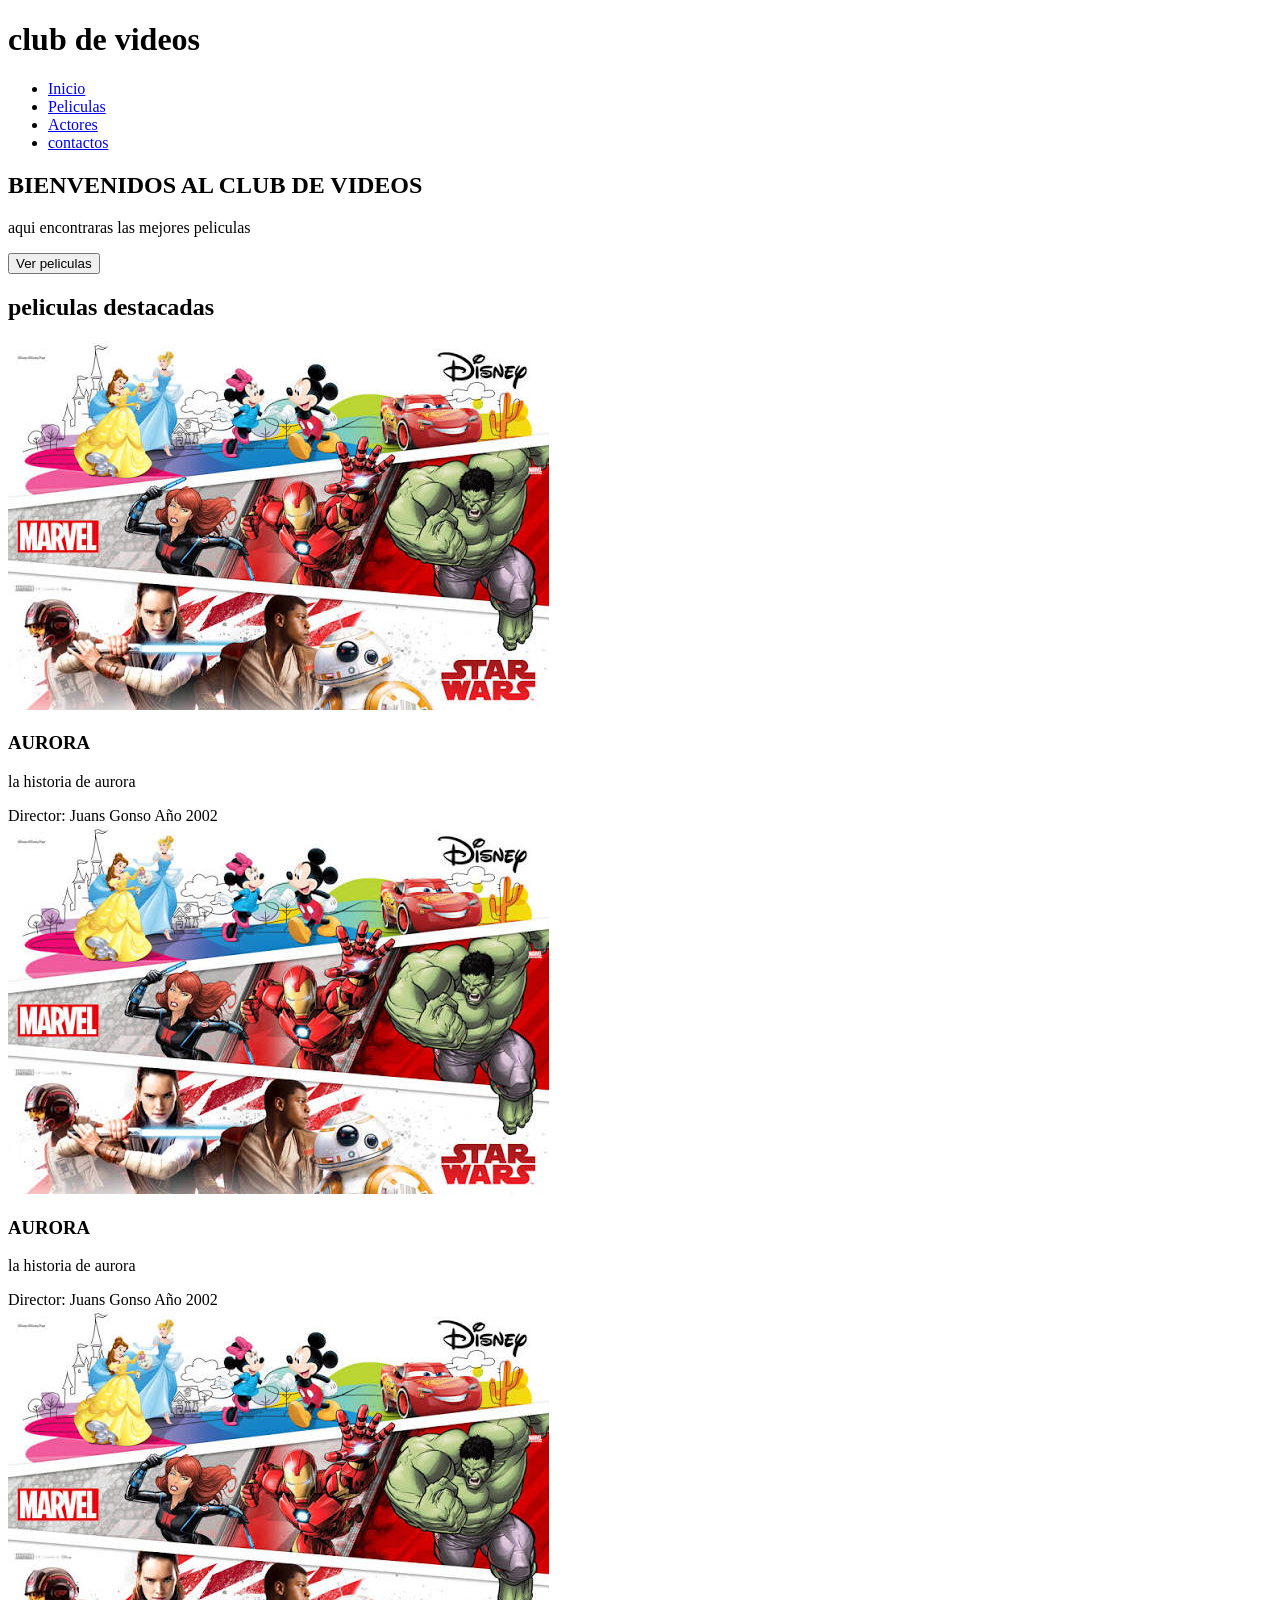
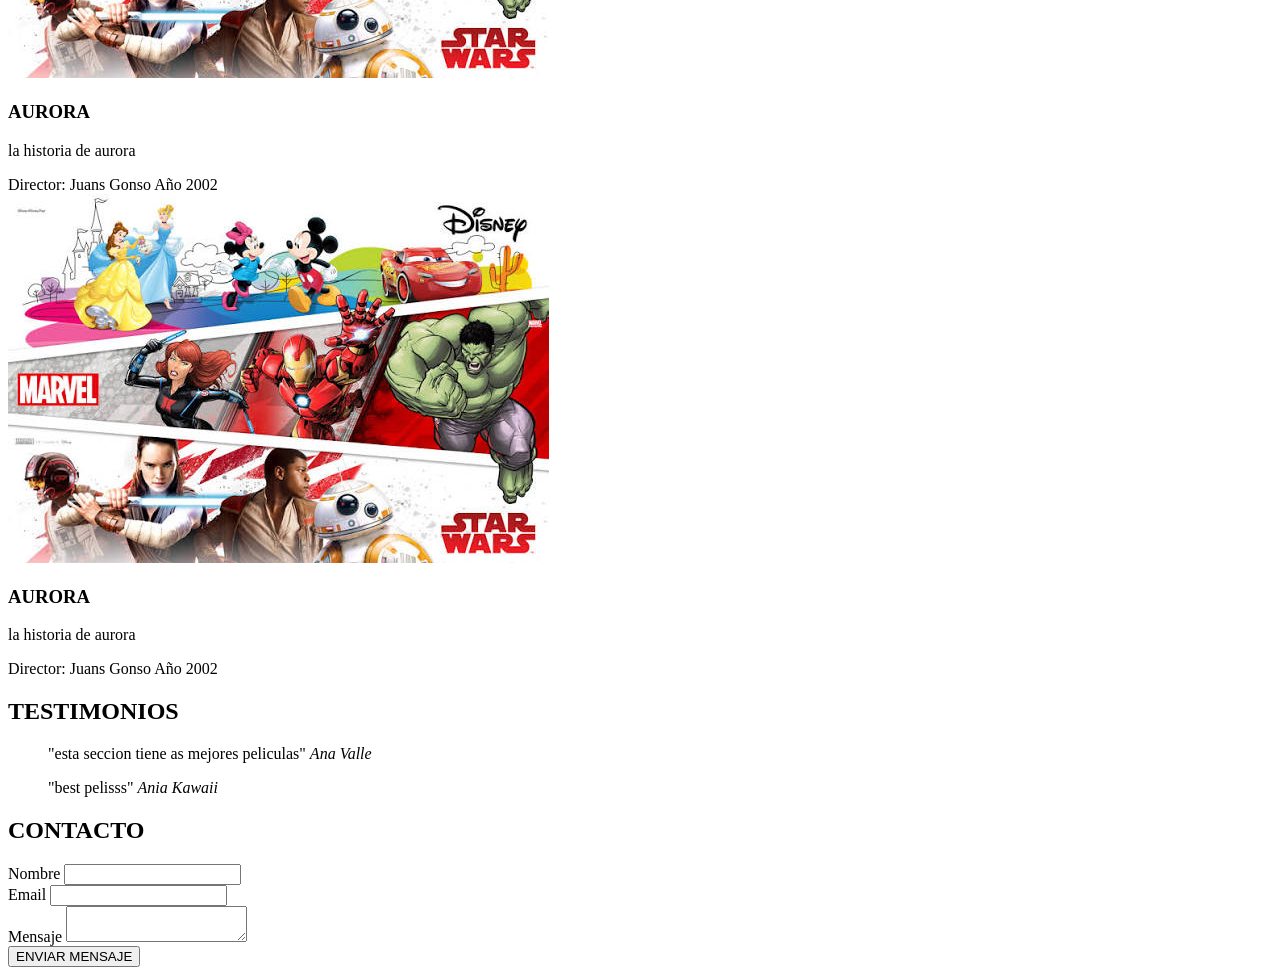
<file: index.html>
<!DOCTYPE html>
<html lang="en">
<head>
    <meta charset="UTF-8">
    <meta name="viewport" content="width=device-width, initial-scale=1.0">
    <meta name="description" content="club de video">
    <meta name="keywords" content="peliculas, videos, cine, series">
    <meta property="og:title" content="club de video">

    <title>Club de Video</title>
</head>
<body>
    <header>
        <div class="logo" > <!--+ alt shift +a -->
            <!-- vamos a poder cambiar y demas idkk -->
            <h1>club de videos</h1>
        </div>
        <nav> <!-- dentro del nav va a ver una ul y dentro de eso una li -->
            <ul>
                <li><a href="#inicio">Inicio</a></li><!-- a es para enlace el # es para links dentor de essa misma pagina -->
                <li><a href="#peliculas"> Peliculas</a></li>
                <li><a href="#actores">Actores</a></li>
                <li><a href="contactos">contactos</a></li> 
            </ul>
        </nav>
    </header>
    <!-- etiqueta para el contenido principal e Main -->

    <main>
        <section id="inicio">
            <h2>BIENVENIDOS AL CLUB DE VIDEOS</h2>
            <p>aqui encontraras las mejores peliculas</p>
            <button>Ver peliculas</button>
        </section>
        <section id="peliculas">
            <h2>peliculas destacadas</h2>
            <article itemscope itemtype="https://mipagina/movie">
                <img src="images/disney.jpg" alt="imagen con fondo azul y una cinta de video dentro" itemprop="pelicula animada"> 
                <!-- para ver si la imagen esta bien ctrl+clic -->
                 <!-- cuando uses mcrodatos o metadatos todo en i ngles -->
                 <h3 itemprop="name">AURORA</h3>
                 <p itemprop="description">la historia de aurora</p>
                 <span itemprop="Director"> Director: Juans Gonso</span>
                 <span itemprop="published">Año 2002</span>
            </article>


<!-- COMO PRACTICA HACEMOS 3 ARTICULOSNOSOTROS -->



            <article itemscope itemtype="https://mipagina/movie">
                <img src="images/disney.jpg" alt="imagen con fondo azul y una cinta de video dentro" itemprop="pelicula animada"> 
                <!-- para ver si la imagen esta bien ctrl+clic -->
                 <!-- cuando uses mcrodatos o metadatos todo en i ngles -->
                 <h3 itemprop="name">AURORA</h3>
                 <p itemprop="description">la historia de aurora</p>
                 <span itemprop="Director"> Director: Juans Gonso</span>
                 <span itemprop="published">Año 2002</span>
            </article><article itemscope itemtype="https://mipagina/movie">
                <img src="images/disney.jpg" alt="imagen con fondo azul y una cinta de video dentro" itemprop="pelicula animada"> 
                <!-- para ver si la imagen esta bien ctrl+clic -->
                 <!-- cuando uses mcrodatos o metadatos todo en i ngles -->
                 <h3 itemprop="name">AURORA</h3>
                 <p itemprop="description">la historia de aurora</p>
                 <span itemprop="Director"> Director: Juans Gonso</span>
                 <span itemprop="published">Año 2002</span>
            </article><article itemscope itemtype="https://mipagina/movie">
                <img src="images/disney.jpg" alt="imagen con fondo azul y una cinta de video dentro" itemprop="pelicula animada"> 
                <!-- para ver si la imagen esta bien ctrl+clic -->
                 <!-- cuando uses mcrodatos o metadatos todo en i ngles -->
                 <h3 itemprop="name">AURORA</h3>
                 <p itemprop="description">la historia de aurora</p>
                 <span itemprop="Director"> Director: Juans Gonso</span>
                 <span itemprop="published">Año 2002</span>
            </article>
        </section>

        <section id="testimonios">
            <h2>TESTIMONIOS</h2>
            <blockquote>
                "esta seccion tiene as mejores peliculas"
                <cite>Ana Valle</cite>
            </blockquote>
            <blockquote>
                "best pelisss"
                <cite>Ania Kawaii</cite>
            </blockquote>
        </section>

        <section id="contactos">
            <h2>CONTACTO</h2>
            <form action="g" method="POST">
                <div>
                    <label for="nombre">Nombre</label>
                    <input type="text" id="nombre" name="nombre" required minlength="3" >
                </div>
                <div>
                    <label for="email">Email</label>
                    <input type="email" id="email" name="email" >
                </div>
                <div>
                    <label for="mensaje">Mensaje</label>
                    <textarea name="mensaje" id="mensaje" required minlength="15"></textarea>
                </div>
                <div>
                    <input type="submit" value="ENVIAR MENSAJE">
                </div>
            </form>
        </section>
</main>
</body>
</html>
</file>
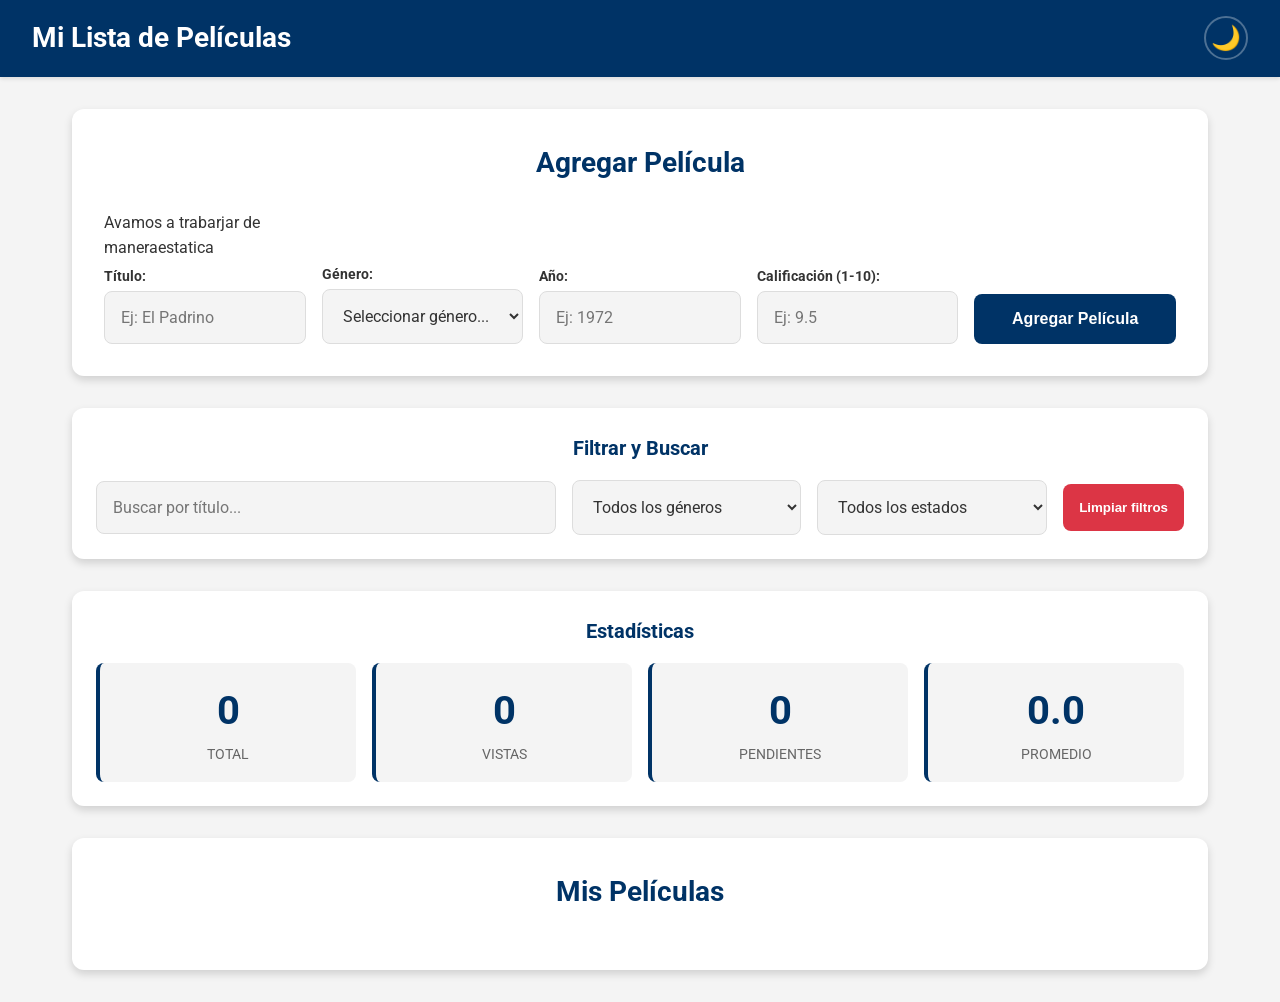
<file: 28Sept/index.html>
<!DOCTYPE html>
<html lang="es">
<head>
    <meta charset="UTF-8">
    <meta name="viewport" content="width=device-width, initial-scale=1.0">
    <title>Mi Lista de Películas Favoritas</title>
    <link href="https://fonts.googleapis.com/css2?family=Roboto:wght@300;400;700&display=swap" rel="stylesheet">
    <link rel="stylesheet" href="styles.css">
</head>
<body>
    <header class="header">
        <h1 class="header__logo">Mi Lista de Películas</h1>
        <button class="header__toggle" id="theme-toggle" aria-label="Cambiar tema">🌙</button>
    </header>
    <main class="main">
        <section class="form-section">
            <h2 class="form-section__title">Agregar Película</h2>
            <form class="movie-form" id="movie-form">
                <div class="movie-form__group">

                    Avamos a trabarjar de maneraestatica
                    <label class="movie-form__label" for="titulo">Título:</label>
                    <input 
                        class="movie-form__input" 
                        type="text" 
                        id="titulo" 
                        name="titulo" 
                        required 
                        minlength="2" 
                        maxlength="100" 
                        placeholder="Ej: El Padrino">
                </div>

<!-- le vamos  a agregar funcionlidaddes como button y estas cosas cnsumiendo un api -->


                <div class="movie-form__group">
                    <label class="movie-form__label" for="genero">Género:</label>
                    <select class="movie-form__select" id="genero" name="genero" required>
                        <option value="">Seleccionar género...</option>
                        <option value="Acción">Acción</option>
                        <option value="Comedia">Comedia</option>
                        <option value="Drama">Drama</option>
                        <option value="Ciencia Ficción">Ciencia Ficción</option>
                        <option value="Terror">Terror</option>
                        <option value="Animación">Animación</option>
                        <option value="Romance">Romance</option>
                    </select>
                </div>
                <div class="movie-form__group">
                    <label class="movie-form__label" for="año">Año:</label>
                    <input 
                        class="movie-form__input" 
                        type="number" 
                        id="año" 
                        name="año" 
                        required 
                        min="1900" 
                        max="2025" 
                        placeholder="Ej: 1972">
                </div>
                <div class="movie-form__group">
                    <label class="movie-form__label" for="calificacion">Calificación (1-10):</label>
                    <input 
                        class="movie-form__input" 
                        type="number" 
                        id="calificacion" 
                        name="calificacion" 
                        required 
                        min="1" 
                        max="10" 
                        step="0.1" 
                        placeholder="Ej: 9.5">
                </div>
                <button class="movie-form__submit" type="submit">
                    Agregar Película
                </button>
            </form>
        </section>
        <section class="filters">
            <h2 class="filters__title">Filtrar y Buscar</h2>
            <div class="filters__container">
                <input 
                    class="filters__search" 
                    type="text" 
                    id="search" 
                    placeholder="Buscar por título...">
                <select class="filters__select" id="filter-genero">
                    <option value="">Todos los géneros</option>
                    <option value="Acción">Acción</option>
                    <option value="Comedia">Comedia</option>
                    <option value="Drama">Drama</option>
                    <option value="Ciencia Ficción">Ciencia Ficción</option>
                    <option value="Terror">Terror</option>
                    <option value="Animación">Animación</option>
                    <option value="Romance">Romance</option>
                </select>
                <select class="filters__select" id="filter-estado">
                    <option value="">Todos los estados</option>
                    <option value="vistas">Vistas</option>
                    <option value="pendientes">Pendientes</option>
                </select>
                <button class="filters__clear" id="clear-filters">
                    Limpiar filtros
                </button>
            </div>
        </section>
        <section class="stats">
            <h2 class="stats__title">Estadísticas</h2>
            <div class="stats__grid">
                <div class="stats__card">
                    <span class="stats__number" id="stats-total">0</span>
                    <span class="stats__label">Total</span>
                </div>
                <div class="stats__card">
                    <span class="stats__number" id="stats-vistas">0</span>
                    <span class="stats__label">Vistas</span>
                </div>
                <div class="stats__card">
                    <span class="stats__number" id="stats-pendientes">0</span>
                    <span class="stats__label">Pendientes</span>
                </div>
                <div class="stats__card">
                    <span class="stats__number" id="stats-promedio">0.0</span>
                    <span class="stats__label">Promedio</span>
                </div>
            </div>
        </section>
        <section class="movies">
            <h2 class="movies__title">Mis Películas</h2>
            <div class="movies__grid" id="movies-grid">
            </div>
            <div class="movies__empty" id="movies-empty" style="display: none;">
                <p>No hay películas en tu lista.</p>
                <p>¡Agrega tu primera película favorita!</p>
            </div>
        </section>
    </main>
    <div class="notification" id="notification"></div>
    <script src="app.js"></script>
</body>
</html>
</file>
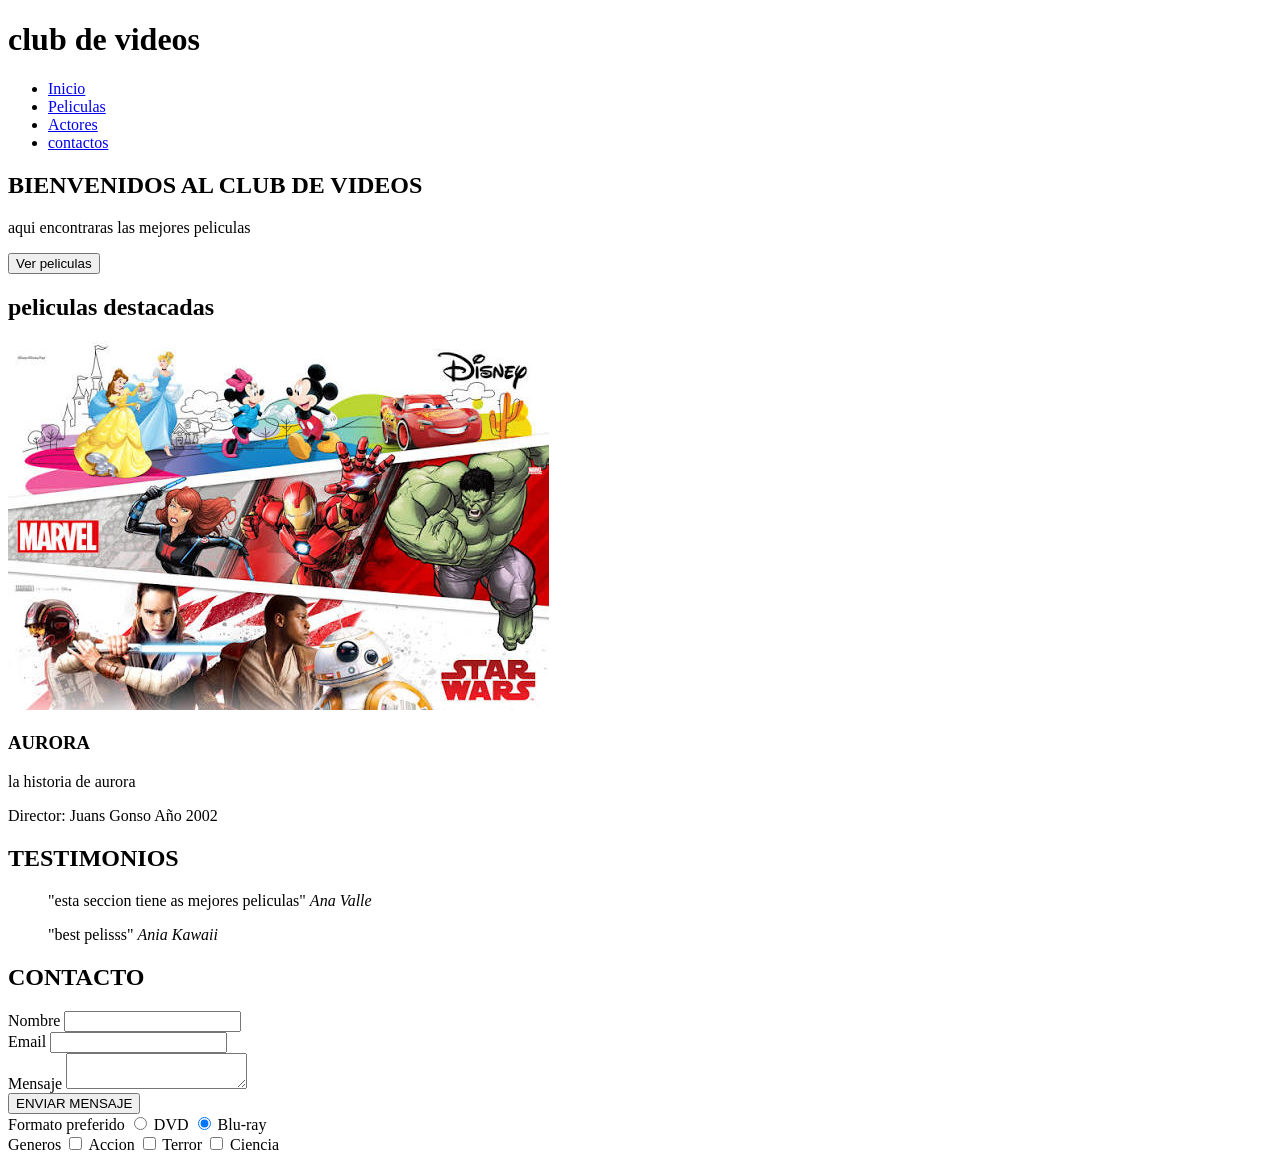
<file: clubdevideos1.html>
<!DOCTYPE html>
<html lang="en">
<head>
    <meta charset="UTF-8">
    <meta name="viewport" content="width=device-width, initial-scale=1.0">
    <meta name="description" content="club de video">
    <meta name="keywords" content="peliculas, videos, cine, series">
    <meta property="og:title" content="club de video">
<!-- ingresar unas nuevas meta que podemos usar -->
    <meta name="author" content="TECNOLOGIAS WEB I">

    <meta name="geo.placename" content="Bolivia">
    <meta http-equiv="content-language" content="es">

<!-- EJEMPLOS -->


    <title>Club de Video</title>
</head>
<body>
    <header>
        <div class="logo" > <!--+ alt shift +a -->
            <!-- vamos a poder cambiar y demas idkk -->
            <h1>club de videos</h1>
        </div>
        <nav> <!-- dentro del nav va a ver una ul y dentro de eso una li -->
            <ul>
                <li><a href="#inicio">Inicio</a></li><!-- a es para enlace el # es para links dentor de essa misma pagina -->
                <li><a href="#peliculas"> Peliculas</a></li>
                <li><a href="#actores">Actores</a></li>
                <li><a href="contactos">contactos</a></li> 
            </ul>
        </nav>
    </header>
    <!-- etiqueta para el contenido principal e Main -->

    <main>
        <section id="inicio">
            <h2>BIENVENIDOS AL CLUB DE VIDEOS</h2>
            <p>aqui encontraras las mejores peliculas</p>
            <button>Ver peliculas</button>
        </section>
        <section id="peliculas">
            <h2>peliculas destacadas</h2>
            <article itemscope itemtype="https://mipagina/movie">
                <img src="images/disney.jpg" alt="imagen con fondo azul y una cinta de video dentro" itemprop="pelicula animada"> 
                <!-- para ver si la imagen esta bien ctrl+clic -->
                 <!-- cuando uses mcrodatos o metadatos todo en i ngles -->
                 <h3 itemprop="name">AURORA</h3>
                 <p itemprop="description">la historia de aurora</p>
                 <span itemprop="Director"> Director: Juans Gonso</span>
                 <span itemprop="published">Año 2002</span>
            </article>


<!-- COMO PRACTICA HACEMOS 3 ARTICULOSNOSOTROS -->

        </section>

        <section id="testimonios">
            <h2>TESTIMONIOS</h2>
            <blockquote>
                "esta seccion tiene as mejores peliculas"
                <cite>Ana Valle</cite>
            </blockquote>
            <blockquote>
                "best pelisss"
                <cite>Ania Kawaii</cite>
            </blockquote>
        </section>

        <section id="contactos">
            <h2>CONTACTO</h2>
            <form action="g" method="POST">
                <div>
                    <label for="nombre">Nombre</label>
                    <input type="text" id="nombre" name="nombre" required minlength="3" >
                </div>
                <div>
                    <label for="email">Email</label>
                    <input type="email" id="email" name="email" >
                </div>
                <div>
                    <label for="mensaje">Mensaje</label>
                    <textarea name="mensaje" id="mensaje" required minlength="15"></textarea>
                </div>
                <div>
                    <input type="submit" value="ENVIAR MENSAJE">
                </div>

                <div>
                   <label>Formato preferido</label>
                        <input type="radio" id="dvd" name="formato" value="dvd">
                        <label for="dvd">DVD</label>
                        <input type="radio" id="bluray" name="formato" value="bluray" checked>
                        <label for="bluray">Blu-ray</label>
                </div>
                <div>
                    <label>Generos</label>
                        <input type="checkbox" id="accion" name="generos[]" value="accion">
                        <label for="accion">Accion</label>
                        <input type="checkbox" id="terror" name="generos[]" value="terror">
                        <label for="terror">Terror</label>
                        <input type="checkbox" id="sci-fi" name="generos[]" value="sci-fi">
                        <label for="sci-fi">Ciencia</label>
                </div>

            </form>
        </section>
</main>
</body>
</html>
</file>
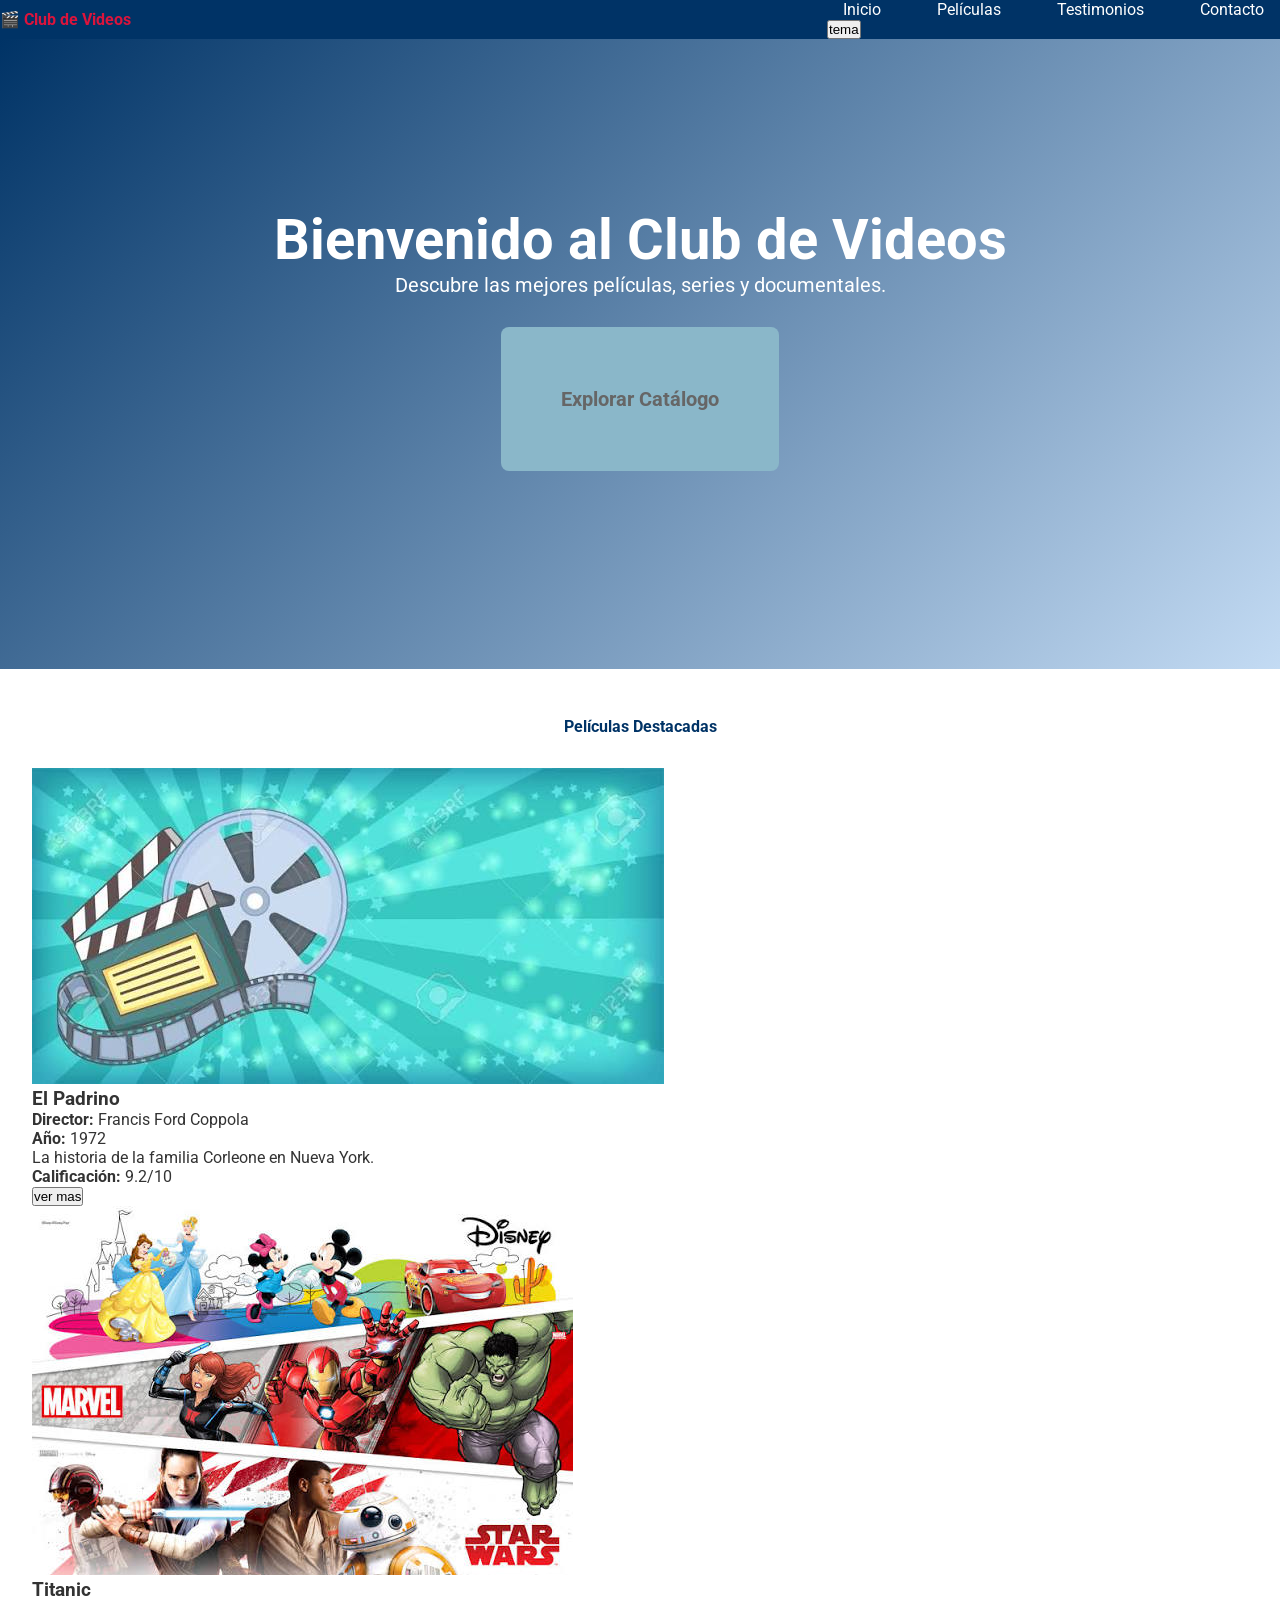
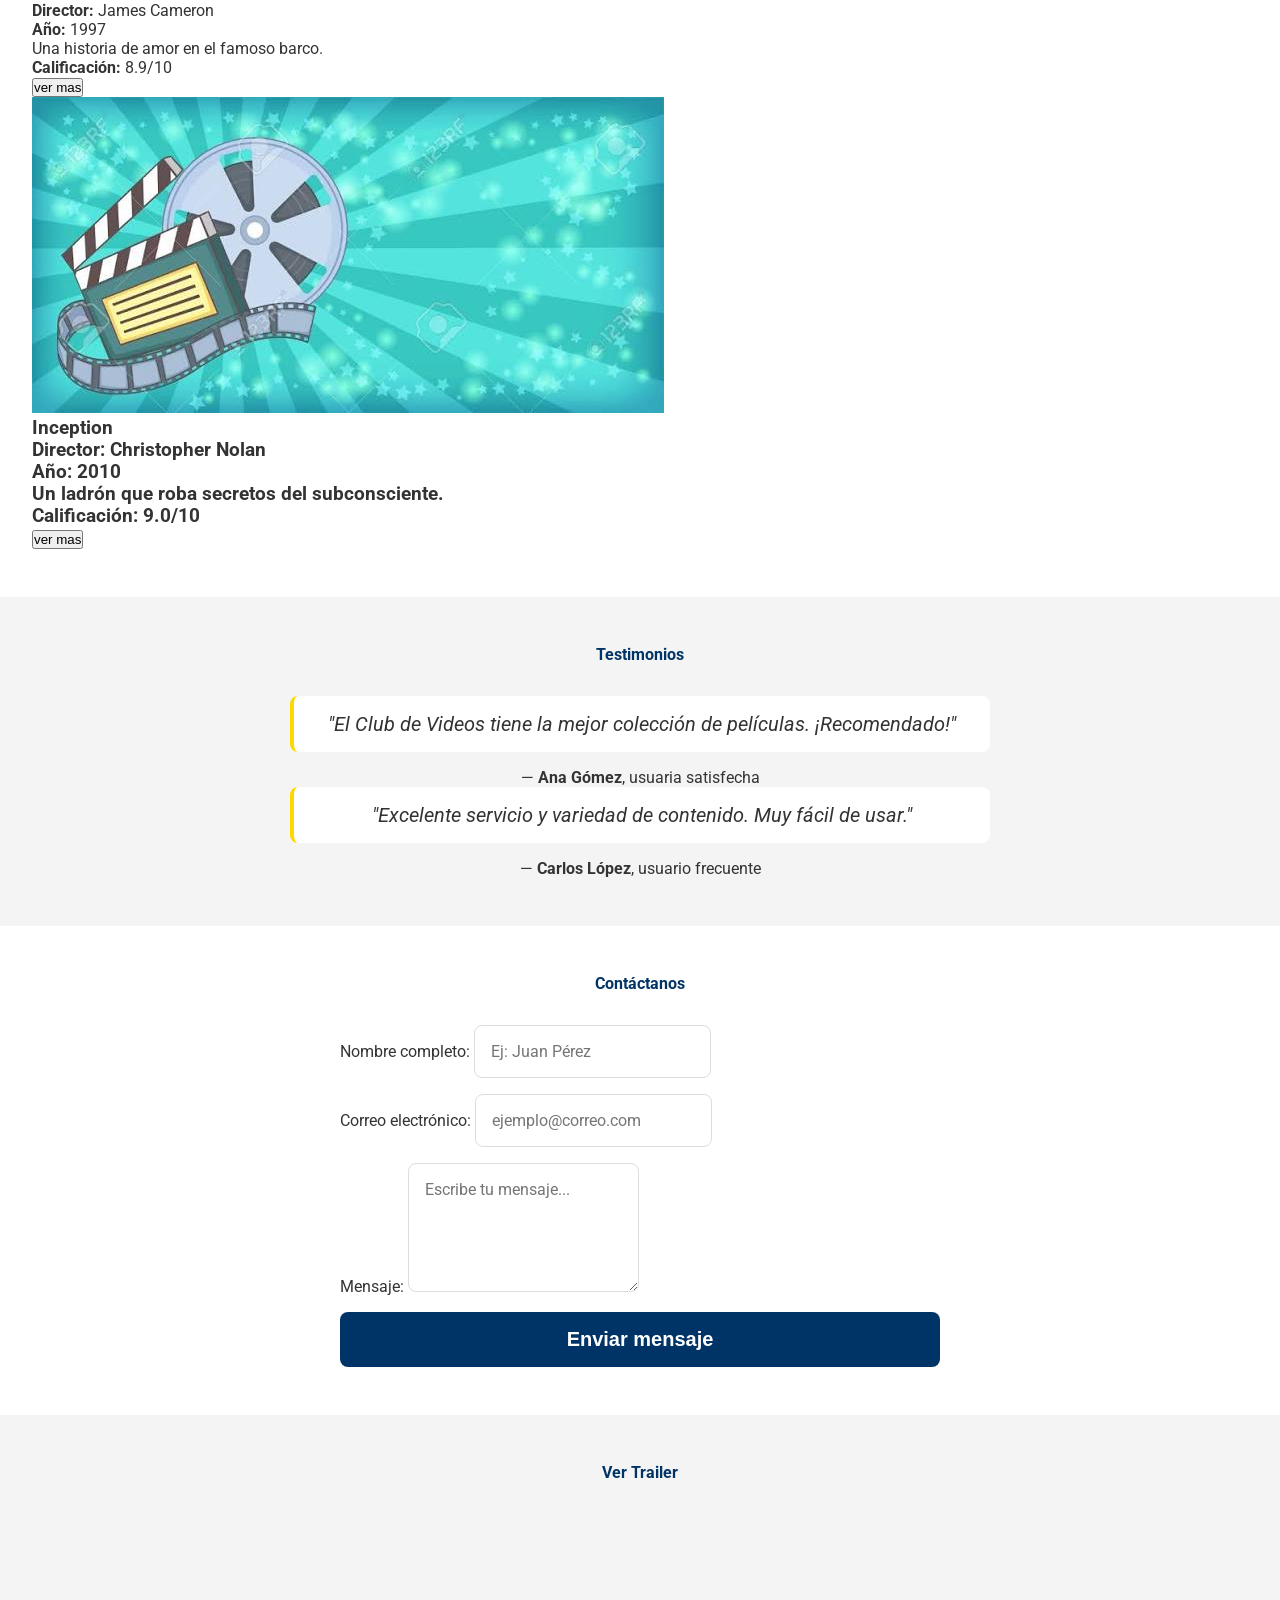
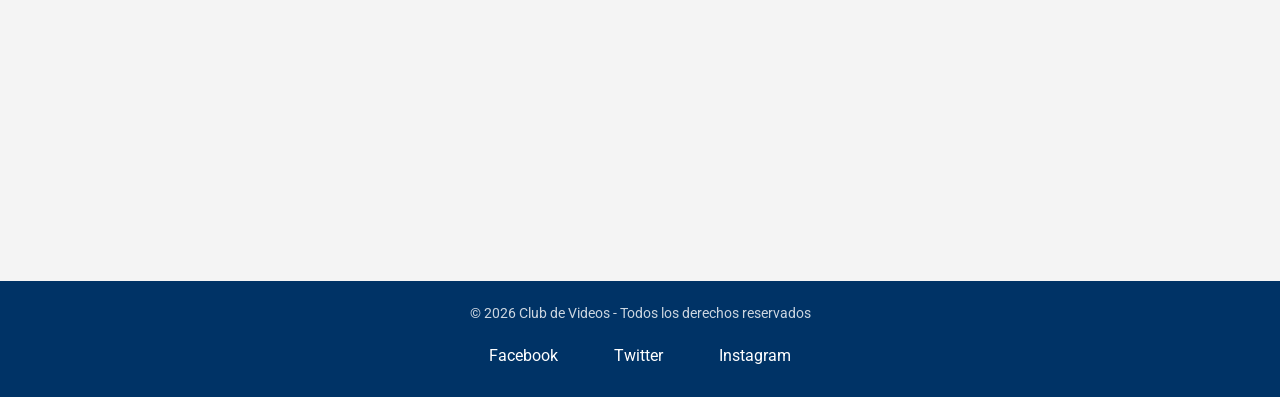
<file: index0.html>
<!DOCTYPE html>
<html lang="es">
<head>
    <meta charset="UTF-8">
    <meta name="viewport" content="width=device-width, initial-scale=1.0">
    <title>Club de Videos - Las mejores películas</title>
    <meta name="description" 
          content="Club de Videos: Disfruta de las mejores películas, series y documentales. ¡Suscríbete ahora!">
    <meta name="keywords" 
          content="películas, series, documentales, cine, entretenimiento, club de videos">
    <meta name="author" content="Club de Videos">
    <meta name="robots" content="index, follow">
    <meta property="og:title" content="Club de Videos">
    <meta property="og:description" 
          content="Disfruta de las mejores películas, series y documentales.">
    <meta property="og:image" content="https://clubvideos.com/og-image.jpg">
    <meta property="og:url" content="https://clubvideos.com">
    <meta property="og:type" content="website">
    <meta property="og:site_name" content="Club de Videos">
    <link rel="icon" href="assets/images/favicon.ico" type="image/x-icon">
    <link href="https://fonts.googleapis.com/css2?family=Roboto:wght@300;400;700&display=swap" 
          rel="stylesheet">

    <link rel="stylesheet" href="styles.css">

</head>
<body>
    <header class="header">
        <h1 class="header__logo" style="color:crimson;">🎬 Club de Videos</h1>
        <nav class="header__nav">
            <ul class="header__menu">
                <li><a class="header__link" href="#inicio">Inicio</a></li>
                <li><a class="header__link" href="#peliculas">Películas</a></li>
                <li><a class="header__link" href="#testimonios">Testimonios</a></li>
                <li><a class="header__link" href="#contacto">Contacto</a></li>  <!--  ALT Y SELECIONAS CON EL CURSOR PAR AAGARRAR DE 4 EN 4 O MAS  -->
            </ul>
            <BUTton class="header__toggle"> <!-- TO DO -->
                tema
            </BUTton>
        </nav>
    </header>
    <main>
        <section id="inicio" class="hero"> <!-- toos los ids los vmos  usar en estilos,  -->   <!-- el hero es para lo primero que ve el usuario  -->
            <h2 class="hero__title">Bienvenido al Club de Videos</h2>
            <p class="hero__subtitle">Descubre las mejores películas, series y documentales.</p>
            <a href="#peliculas "  class="hero__cta">Explorar Catálogo</a>
        </section>
        <section id="peliculas" class="cards">
            <h2 class="cards__title">Películas Destacadas</h2>
            <div class="cards__grid"> <!-- reemplao de '-' por '__'-->
                <article class="cards__card--featured" itemscope itemtype="https://schema.org/Movie">

                    <!--  no se puede declarar dond lases en la misma etiqueta si no es separarlas con un espaciom -->


                    <img itemprop="image" class="cards__image"
                         src="assets/images/prueba.jpg" 
                         alt="Cartel de la película El Padrino">
                    <h3 itemprop="name" class="cards__title">El Padrino</h3>
                    <p class = "cards__director"><strong>Director:</strong> <span itemprop="director">Francis Ford Coppola</span></p>
                    <p class="cards__year"><strong>Año:</strong> <span itemprop="datePublished">1972</span></p>
                    <p class="cards__description" itemprop="description">La historia de la familia Corleone en Nueva York.</p>
                    <p class ="cards__rating"><strong>Calificación:</strong> 
                        <span itemprop="aggregateRating" itemscope itemtype="https://schema.org/AggregateRating">
                            <span itemprop="ratingValue">9.2</span>/10
                        </span>
                    </p> 
                    <button class="cards__button">ver mas</button>

                </article>
                <article class="cards__card--featured" itemscope itemtype="https://schema.org/Movie">
                    <img itemprop="image" class="cards__image"
                         src="assets/images/disney.jpg" 
                         alt="Cartel de la película Titanic">
                    <h3 itemprop="name"  class="cards__title">Titanic</h3>
                    <p class = "cards__director"><strong>Director:</strong> <span itemprop="director">James Cameron</span></p>
                    <p class="cards__year"><strong>Año:</strong> <span itemprop="datePublished">1997</span></p>
                    <p class="cards__description" itemprop="description">Una historia de amor en el famoso barco.</p>
                    <p class ="cards__rating"><strong>Calificación:</strong> 
                        <span itemprop="aggregateRating" itemscope itemtype="https://schema.org/AggregateRating">
                            <span itemprop="ratingValue">8.9</span>/10
                        </span>
                    </p>
<button class="cards__button">ver mas</button> <!-- TO DO -->

                </article>
                <article class="cards__card--featured" itemscope itemtype="https://schema.org/Movie">
                    <img itemprop="image" class="cards__image"
                         src="assets/images/prueba.jpg" 
                         alt="Cartel de la película Inception">
                    <h3 class="cards__title" itemprop="name">Inception<h3>
                    <p class = "cards__director"> <strong>Director:</strong> <span itemprop="director">Christopher Nolan</span></p>
                    <p class="cards__year"><strong>Año:</strong> <span itemprop="datePublished">2010</span></p>
                    <p class="cards__description" itemprop="description">Un ladrón que roba secretos del subconsciente.</p>
                    <p class ="cards__rating"><strong>Calificación:</strong> 
                        <span itemprop="aggregateRating" itemscope itemtype="https://schema.org/AggregateRating">
                            <span itemprop="ratingValue">9.0</span>/10
                        </span>
                    </p>
<button class="cards__button">ver mas</button>

                </article>
            </div>
        </section>
        <section class = "testimonials" id="testimonios">
            <h2 class = "testimonials__title" >Testimonios</h2>
            <blockquote class = "testimonials__quote"> <!-- to dooo -->
                "El Club de Videos tiene la mejor colección de películas. ¡Recomendado!"
            </blockquote>
            <p>— <strong>Ana Gómez</strong>, usuaria satisfecha</p>
            
            <blockquote class = "testimonials__quote">
                "Excelente servicio y variedad de contenido. Muy fácil de usar."
            </blockquote>
            <p>— <strong>Carlos López</strong>, usuario frecuente</p>
        </section>
        <section class = "testimonials" id="contacto">
            <h2 class = "testimonials__title" >Contáctanos</h2>
            <form action="/api/contacto" method="POST">
                <div>
                    <label for="nombre">Nombre completo:</label>
                    <input type="text" 
                           id="nombre" 
                           name="nombre" 
                           required 
                           minlength="3" 
                           maxlength="50" 
                           placeholder="Ej: Juan Pérez">  <!-- se utiliza paa decirle al suaio que tiene que inroducir -->
                </div>
                <div>
                    <label for="email">Correo electrónico:</label>
                    <input type="email" 
                           id="email" 
                           name="email" 
                           required 
                           placeholder="ejemplo@correo.com">
                </div>
                <div>
                    <label for="mensaje">Mensaje:</label>
                    <textarea id="mensaje" 
                              name="mensaje" 
                              required 
                              minlength="10" 
                              rows="5" 
                              placeholder="Escribe tu mensaje..."></textarea>
                </div>
                <button type="submit">Enviar mensaje</button>
            </form>
        </section>
    </main>
    <section id="trailers">
        <h2>Ver Trailer</h2>
        <iframe width="560" height="315" src="https://www.youtube.com/embed/5o8dW_vJo8I?si=FPV9OXhfkGNAEWcI&amp;start=3" title="YouTube video player" frameborder="0" allow="accelerometer; autoplay; clipboard-write; encrypted-media; gyroscope; picture-in-picture; web-share" referrerpolicy="strict-origin-when-cross-origin" allowfullscreen></iframe>


        <!-- alt + z para poner todo en la pantalla completa asi en reglones -->
    </section>
    <footer>
        <p>&copy; 2026 Club de Videos - Todos los derechos reservados</p>
        <!-- Enlaces a redes sociales (se estilarán en la Semana 3) -->
        <div class="social-links">
            <a href="#">Facebook</a>
            <a href="#">Twitter</a>
            <a href="#">Instagram</a>
        </div>
    </footer>

<!-- 
    <style>



    </style> -->
    
</body>
</html>
</file>
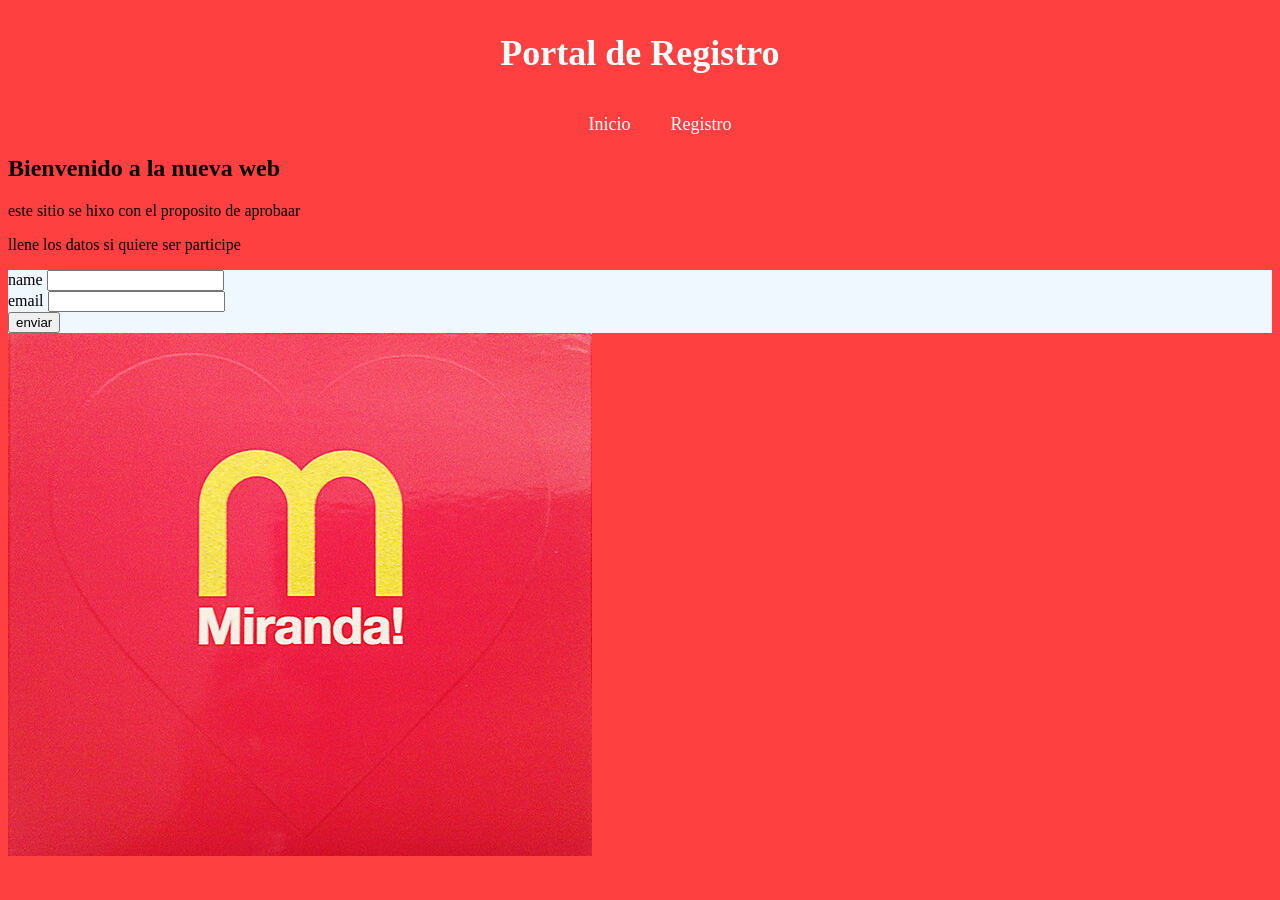
<file: practica.html>
<!DOCTYPE html>
<html lang='es'>
<head>
    <meta charset='utf-8'>
    <meta name='viewport' content='width=device-width, initial-scale=1'>
    <title>PRACTICA EXAMEN</title>
    <link rel='stylesheet' href='estilo.css'>
</head>

<!-- esto es lo que usuario va a ver -->
<body>
    <header>
        <h1>Portal de Registro</h1>
    </header>

    <nav>
        <ul>
            <li><a href="#inicio">Inicio</a></li>
            <li><a href="#registro">Registro</a></li>
        </ul>
    </nav>

    <main>
        <section>
            <article>
                <h2>Bienvenido a la nueva web</h2>
                <p>este sitio se hixo con el proposito de aprobaar</p>
            </article>
        </section>
        <p>llene los datos si quiere ser participe</p>

        <form class="formulario" action="#" method="post">
            <div class="formulario__datos">
                <label class="formulario__datos__label" for="name">name</label>
                <input class="formulario__datos__input"  type="text" id="name" required minlength="3">
            </div>

            <div class="formulario__datos">
                <label class="formulario__datos__label" for="email">email</label>
                <input class="formulario__datos__input" type="email" id="email" required>
            </div>

            <div class="formulario__datos">
                <input class="formulario__datos__input" type="submit" value="enviar">
            </div>
        </form>
        <img src="img/Miranda!+-+El+disco+de+tu+corazón,+Cover+art.jpeg" alt="album miranda">

    </main>


</body>
</html>
</file>
<file: 28Sept/styles.css>
:root {
    --color-background: #f4f4f4;
    --color-background-card: #ffffff;
    --color-text: #333333;
    --color-text-light: #666666;
    --color-text-white: #ffffff;
    --color-primary: #003366;
    --color-primary-light: #004c99;
    --color-secondary: #ffd700;
    --color-secondary-light: #ffed4a;
    --color-success: #28a745;
    --color-error: #dc3545;
    --color-border: #dddddd;
    
    --shadow-small: 0 2px 4px rgba(0,0,0,0.1);
    --shadow-medium: 0 4px 8px rgba(0,0,0,0.15);
    --shadow-large: 0 8px 16px rgba(0,0,0,0.2);
    
    --spacing-xs: 4px;
    --spacing-small: 8px;
    --spacing-medium: 16px;
    --spacing-large: 24px;
    --spacing-xl: 32px;
    --spacing-xxl: 48px;
    
    --border-radius-small: 4px;
    --border-radius-medium: 8px;
    --border-radius-large: 12px;
    
    --font-family: 'Roboto', Arial, sans-serif;
    --font-size-small: 0.875rem;
    --font-size-medium: 1rem;
    --font-size-large: 1.25rem;
    --font-size-xl: 1.75rem;
    --font-size-xxl: 2.5rem;
    
    --transition-fast: 0.2s ease;
    --transition-medium: 0.3s ease;
}

[data-theme="dark"] {
    --color-background: #1a1a2e;
    --color-background-card: #16213e;
    --color-text: #e0e0e0;
    --color-text-light: #a0a0a0;
    --color-primary: #4a7db5;
    --color-primary-light: #6a9dd5;
    --color-border: #2a2a4a;
}

* {
    margin: 0;
    padding: 0;
    box-sizing: border-box;
}

body {
    font-family: var(--font-family);
    font-size: var(--font-size-medium);
    color: var(--color-text);
    background-color: var(--color-background);
    line-height: 1.6;
    transition: background-color var(--transition-medium), color var(--transition-medium);
    min-height: 100vh;
}

.header {
    display: flex;
    justify-content: space-between;
    align-items: center;
    padding: var(--spacing-medium) var(--spacing-xl);
    background-color: var(--color-primary);
    color: var(--color-text-white);
    box-shadow: var(--shadow-small);
}

.header__logo {
    font-size: var(--font-size-xl);
    font-weight: 700;
}

.header__toggle {
    background: none;
    border: 2px solid rgba(255, 255, 255, 0.3);
    border-radius: 50%;
    color: var(--color-text-white);
    font-size: 1.5rem;
    padding: var(--spacing-small);
    cursor: pointer;
    width: 44px;
    height: 44px;
    display: flex;
    align-items: center;
    justify-content: center;
    transition: all var(--transition-fast);
}

.header__toggle:hover {
    background-color: rgba(255, 255, 255, 0.15);
    transform: rotate(20deg);
}

.main {
    max-width: 1200px;
    margin: 0 auto;
    padding: var(--spacing-xl);
    display: flex;
    flex-direction: column;
    gap: var(--spacing-xl);
}

.form-section {
    background-color: var(--color-background-card);
    padding: var(--spacing-xl);
    border-radius: var(--border-radius-large);
    box-shadow: var(--shadow-medium);
}

.form-section__title {
    font-size: var(--font-size-xl);
    color: var(--color-primary);
    margin-bottom: var(--spacing-large);
    text-align: center;
}

.movie-form {
    display: grid;
    grid-template-columns: repeat(auto-fit, minmax(200px, 1fr));
    gap: var(--spacing-medium);
    align-items: end;
}

.movie-form__group {
    display: flex;
    flex-direction: column;
    gap: var(--spacing-xs);
}

.movie-form__label {
    font-weight: 700;
    font-size: var(--font-size-small);
    color: var(--color-text);
}

.movie-form__input,
.movie-form__select {
    padding: var(--spacing-medium);
    border: 1px solid var(--color-border);
    border-radius: var(--border-radius-medium);
    font-size: var(--font-size-medium);
    font-family: var(--font-family);
    background-color: var(--color-background);
    color: var(--color-text);
    transition: all var(--transition-fast);
}

.movie-form__input:focus,
.movie-form__select:focus {
    outline: none;
    border-color: var(--color-primary);
    box-shadow: 0 0 0 3px rgba(0, 51, 102, 0.2);
}

.movie-form__submit {
    padding: var(--spacing-medium) var(--spacing-large);
    background-color: var(--color-primary);
    color: var(--color-text-white);
    border: none;
    border-radius: var(--border-radius-medium);
    font-size: var(--font-size-medium);
    font-weight: 700;
    cursor: pointer;
    transition: all var(--transition-medium);
}

.movie-form__submit:hover {
    background-color: var(--color-secondary);
    color: var(--color-text);
    transform: translateY(-2px);
    box-shadow: var(--shadow-medium);
}

.filters {
    background-color: var(--color-background-card);
    padding: var(--spacing-large);
    border-radius: var(--border-radius-large);
    box-shadow: var(--shadow-medium);
}

.filters__title {
    font-size: var(--font-size-large);
    color: var(--color-primary);
    margin-bottom: var(--spacing-medium);
    text-align: center;
}

.filters__container {
    display: grid;
    grid-template-columns: 2fr 1fr 1fr auto;
    gap: var(--spacing-medium);
    align-items: center;
}

.filters__search,
.filters__select {
    padding: var(--spacing-medium);
    border: 1px solid var(--color-border);
    border-radius: var(--border-radius-medium);
    font-size: var(--font-size-medium);
    font-family: var(--font-family);
    background-color: var(--color-background);
    color: var(--color-text);
}

.filters__search:focus,
.filters__select:focus {
    outline: none;
    border-color: var(--color-primary);
}

.filters__clear {
    padding: var(--spacing-medium);
    background-color: var(--color-error);
    color: var(--color-text-white);
    border: none;
    border-radius: var(--border-radius-medium);
    cursor: pointer;
    font-weight: 700;
    transition: all var(--transition-fast);
}

.filters__clear:hover {
    opacity: 0.85;
}

.stats {
    background-color: var(--color-background-card);
    padding: var(--spacing-large);
    border-radius: var(--border-radius-large);
    box-shadow: var(--shadow-medium);
}

.stats__title {
    font-size: var(--font-size-large);
    color: var(--color-primary);
    margin-bottom: var(--spacing-medium);
    text-align: center;
}

.stats__grid {
    display: grid;
    grid-template-columns: repeat(4, 1fr);
    gap: var(--spacing-medium);
}

.stats__card {
    display: flex;
    flex-direction: column;
    align-items: center;
    padding: var(--spacing-medium);
    background-color: var(--color-background);
    border-radius: var(--border-radius-medium);
    border-left: 4px solid var(--color-primary);
}

.stats__number {
    font-size: var(--font-size-xxl);
    font-weight: 700;
    color: var(--color-primary);
}

.stats__label {
    font-size: var(--font-size-small);
    color: var(--color-text-light);
    text-transform: uppercase;
}

.movies {
    background-color: var(--color-background-card);
    padding: var(--spacing-xl);
    border-radius: var(--border-radius-large);
    box-shadow: var(--shadow-medium);
}

.movies__title {
    font-size: var(--font-size-xl);
    color: var(--color-primary);
    margin-bottom: var(--spacing-large);
    text-align: center;
}

.movies__grid {
    display: grid;
    grid-template-columns: repeat(auto-fill, minmax(280px, 1fr));
    gap: var(--spacing-large);
}

.movies__empty {
    text-align: center;
    padding: var(--spacing-xxl);
    color: var(--color-text-light);
    font-size: var(--font-size-large);
}

.movie-card {
    background-color: var(--color-background);
    border-radius: var(--border-radius-large);
    padding: var(--spacing-large);
    box-shadow: var(--shadow-small);
    border-left: 4px solid var(--color-secondary);
    transition: all var(--transition-medium);
    display: flex;
    flex-direction: column;
    gap: var(--spacing-small);
    position: relative;
}

.movie-card:hover {
    transform: translateY(-4px);
    box-shadow: var(--shadow-large);
}

/* Modificador: película vista */
.movie-card--viewed {
    border-left-color: var(--color-success);
    opacity: 0.75;
}

.movie-card__title {
    font-size: var(--font-size-large);
    color: var(--color-primary);
    margin-bottom: var(--spacing-xs);
}

.movie-card__info {
    font-size: var(--font-size-small);
    color: var(--color-text-light);
}

.movie-card__rating {
    font-size: var(--font-size-medium);
    font-weight: 700;
    color: var(--color-secondary);
}

.movie-card__actions {
    display: flex;
    gap: var(--spacing-small);
    margin-top: var(--spacing-medium);
}

.movie-card__button {
    flex: 1;
    padding: var(--spacing-small) var(--spacing-medium);
    border: none;
    border-radius: var(--border-radius-small);
    font-size: var(--font-size-small);
    font-weight: 700;
    cursor: pointer;
    transition: all var(--transition-fast);
}

.movie-card__button--toggle {
    background-color: var(--color-success);
    color: var(--color-text-white);
}

.movie-card__button--toggle:hover {
    opacity: 0.85;
}

.movie-card__button--delete {
    background-color: var(--color-error);
    color: var(--color-text-white);
}

.movie-card__button--delete:hover {
    opacity: 0.85;
}

.notification {
    position: fixed;
    bottom: 30px;
    right: 30px;
    padding: var(--spacing-medium) var(--spacing-large);
    background-color: var(--color-primary);
    color: var(--color-text-white);
    border-radius: var(--border-radius-medium);
    box-shadow: var(--shadow-large);
    font-weight: 700;
    opacity: 0;
    transform: translateY(20px);
    transition: all var(--transition-medium);
    pointer-events: none;
    z-index: 1000;
}

.notification--show {
    opacity: 1;
    transform: translateY(0);
}

.notification--success {
    background-color: var(--color-success);
}

.notification--error {
    background-color: var(--color-error);
}

@media (max-width: 768px) {
    .main {
        padding: var(--spacing-medium);
        gap: var(--spacing-large);
    }
    
    .filters__container {
        grid-template-columns: 1fr;
    }
    
    .stats__grid {
        grid-template-columns: repeat(2, 1fr);
    }
    
    .header__logo {
        font-size: var(--font-size-large);
    }
}

@media (max-width: 480px) {
    .header {
        padding: var(--spacing-medium);
    }
    
    .header__logo {
        font-size: var(--font-size-medium);
    }
    
    .form-section,
    .filters,
    .stats,
    .movies {
        padding: var(--spacing-medium);
    }
    
    .stats__grid {
        grid-template-columns: 1fr;
    }
    
    .movie-form {
        grid-template-columns: 1fr;
    }
}
</file>
<file: styles.css>
:root{ /* significa donde osotros que cada vvalor o variabe uqe hayamos typeado  */

    --color-primary:#003366;
    --color-primary-light: #004c99;
    --color-secondary:#ffd700;
    --color-background: #f4f4f4;
    --colortext: #333333;
    --collor-text-light:#666666;
    --color-white: #fff; /* ffffffff */

    --color-lightblue: #b6d4f3c9;


    /* tipos de fuentes */
    --font-family:'Roboto',arial,sans-serif;
    --font-size-base:16px;
    --font-size-large:1.25rem;
    --font-size-xxl:3.5rem;

/* espaciados */
    --spacing-small:8px;
    --spacing-medium:16px;
    --spacing-large:24px;
    --spacing-xl:32px;
    --spacing-xxl:48px;

/*  transiciones */

    --transition-fast: 0.2s ease ;
    --transition-medium: 0.3 ease;




}


*{/* ese * es para selecionar todos los elementos de nuestro index */
    margin: 0; /* por defecto es de pixeles (px)*/
    padding: 0;
    box-sizing: border-box;/* estoe para controlar mas facil el ancho y el alto */


}


body{
    font-family: var(--font-family); /* EL VAR SE USA PARA LLAMAR A LA VARIABLE  */
    font-size: var(--font-size-base);
    color: var(--colortext);  /* el atributo color para cmbiar el coo e texto */
    background-color: var(--color-background);


}

header{
    display: flex; /* la caracteristica del flex es uqe solo es una sola direccion */


    /* espaioentre los elemtnots */
    justify-content: space-between;
    align-items: center;  /* centrar los elemntos verticalmente */


    background-color: var(--color-primary);
    color: var(--color-white);

    /* s prorud lo fr s rtiueta */


}


header h1{ /* cuando hay un espacio entre osea el header tiene ___ y ya la cosa es que sleccionamos  */
    font-size: var(--font-size-xl);
    font-weight: 700;
    color: var(--color-white);

}


nav ul{
    display: flex;
    list-style: none;
    gap: var(--spacing-large); /* GAP es el espacio entre dos idk xdd */

}

nav ul li a{  
    color: var(--color-white);
    text-decoration: none;
    padding: var(--spacing-xxl) var(--spacing-medium);
/* el prmero es arriba y abajo y el segundo es derecha e izuierdas */
/* si solo tuvieramos un padding se aplica a todo el contorno */

    border-radius: 4px;
    transition: all var(--transition-fast);

}


nav ul li a:hover{ /* haver es la manito que pasa encima */
    background-color: rgba(55, 72, 117, 0.2);  /* el utimo de 0.000 es la transparencia solo va de 0 a 1 */
    color: #99b6f7;
}

#inicio{
    display: flex;
    flex-direction: column; /* ste sirve horizonlamente y verticalmente */
    justify-content: center; /* el justificar nos ayuda a posicionar */
    align-items: center; 
    text-align: center;  /* este nos ayuda a centrar e texto */
    padding: var(--spacing-xxl) var(--spacing-xl);

    min-height: 60vh;


    background: linear-gradient(135deg, var(--color-primary), var(--color-lightblue));
    /* si quieres añadir un degrdado en ese fondo */
/* usas linear-gradient */
    color: var(--color-white);


}

/* main section h2{
   PODEMOS USAR ESO OOO
} */

/* este de aqui */

#inicio h2{
    font-size: var(--font-size-xxl);
    font-weight: 700;



}

#inicio p{
    font-size: var(--font-size-large);
}

#inicio a{
    background-color: #8ab7c9;
    color: var(--collor-text-light);
    border-radius: 8px; 

    text-decoration: none; /* para que ya no tenga linea azul */

    font-weight: 700; /* cambiar el ancho es decir negrita */
    font-size: var(--font-size-large);

    margin: 30px;
    padding: 60px;



    transition: all var(--transition-medium);
    animation: fadein 2s ease-in-out;
}


#inicio a:hover {

    transform: scale(1.05); /* cuando pase sobre el enlace lo agranda */

    box-shadow: var(--shadow-medium);  /* cuando pasmos se le va a daruna sombra a es caja  */

    background-color: #ffed4a;
}

#peliculas {

    padding: var(--spacing-xxl) var(--spacing-xl);

    background-color: var(--color-white);
}

#peliculas h2 {

    font-size: var(--font-size-xl);

    color: var(--color-primary);

    text-align: center;

    margin-bottom: var(--spacing-xl);
}

.peliculas-grid {  /* a la clas guion peliculas rid  */

    display: flex;

    flex-wrap: wrap;

    justify-content: center;

    gap: var(--spacing-large);

    max-width: 1200px;

    margin: 0 auto;
}

.peliculas-grid article {

    display: flex;

    flex-direction: column;

    flex: 1;

    min-width: 250px;

    max-width: 300px;

    background-color: var(--color-white);

    border-radius: 12px;

    box-shadow: var(--shadow-medium);

    overflow: hidden;

    transition: all var(--transition-medium);
}

.peliculas-grid article:hover { /* aquello lase grid pero solo cuano sean elemtnos articul y se pase sobre ellos */

    transform: translateY(-8px); /*  hacia arroba son -8 pixeles  */

    box-shadow: var(--shadow-hover);
}

.peliculas-grid article img {

    width: 100%;

    height: 300px;

    object-fit: cover;

    object-position: center;
}

.peliculas-grid article h3 {

    font-size: var(--font-size-large);

    color: var(--color-primary);

    padding: var(--spacing-medium) var(--spacing-medium) var(--spacing-small);
}

.peliculas-grid article p {

    color: var(--color-text-light);

    padding: 0 var(--spacing-medium) var(--spacing-small);

    font-size: 0.9rem;
}

#testimonios {

    padding: var(--spacing-xxl) var(--spacing-xl);

    background-color: var(--color-background);

    text-align: center;
}

#testimonios h2 {

    font-size: var(--font-size-xl);

    color: var(--color-primary);

    margin-bottom: var(--spacing-xl);
}

#testimonios blockquote { /*  dnde el id tenga testmnio de los bloquee */

    font-size: var(--font-size-large);

    font-style: italic;

    max-width: 700px;

    margin: 0 auto var(--spacing-medium);

    padding: var(--spacing-medium);

    border-left: 4px solid var(--color-secondary);

    background-color: var(--color-white);

    border-radius: 8px;

    box-shadow: var(--shadow-small);
}

#contacto {

    padding: var(--spacing-xxl) var(--spacing-xl);

    background-color: var(--color-white);
}

#contacto h2 {

    font-size: var(--font-size-xl);

    color: var(--color-primary);

    text-align: center;

    margin-bottom: var(--spacing-xl);
}

form {

    max-width: 600px;

    margin: 0 auto;

    display: flex;

    flex-direction: column;

    gap: var(--spacing-medium);
}

form input,   /* cuando escribimos dentro del formulario y en las areas de texto */
form textarea {

    padding: var(--spacing-medium);

    border: 1px solid #ddd;

    border-radius: 8px;

    font-size: var(--font-size-base);

    font-family: var(--font-family);

    transition: border-color var(--transition-fast);
}

form input:focus, /*  el focus es una seudoclase la cual hace que el text bx tilde o parpadea cuando acercamos el curspr */
form textarea:focus {

    outline: none;

    border-color: var(--color-primary);

    box-shadow: 0 0 0 3px rgba(0, 51, 102, 0.2);
}

form textarea {

    resize: vertical;

    min-height: 120px;
}

form button {

    background-color: var(--color-primary);

    color: var(--color-white);

    padding: var(--spacing-medium);

    border: none;

    border-radius: 8px;

    font-weight: 700;

    font-size: var(--font-size-large);

    cursor: pointer;  /* es para darle un cambio al boton de color menos brusco */

    transition: all var(--transition-medium);
}

form button:hover {

    background-color: var(--color-secondary);

    color: var(--color-text);

    transform: scale(1.02);

    box-shadow: var(--shadow-medium);
}

#trailers {

    padding: var(--spacing-xxl) var(--spacing-xl);

    text-align: center;

    background-color: var(--color-background);
}

#trailers h2 {

    font-size: var(--font-size-xl);

    color: var(--color-primary);

    margin-bottom: var(--spacing-xl);
}

#trailers iframe {

    max-width: 100%;

    border-radius: 12px;

    box-shadow: var(--shadow-medium);
}

footer {

    background-color: var(--color-primary);

    color: var(--color-white);

    padding: var(--spacing-large) var(--spacing-xl);

    text-align: center;
}

footer p {

    font-size: 0.9rem;

    opacity: 0.8;

    margin-bottom: var(--spacing-medium);
}

footer .social-links {

    display: flex;

    justify-content: center;

    gap: var(--spacing-large);
}

footer .social-links a {

    color: var(--color-white);

    text-decoration: none;

    padding: var(--spacing-small) var(--spacing-medium);

    border-radius: 4px;

    transition: all var(--transition-fast);
}

footer .social-links a:hover {

    background-color: rgba(255, 255, 255, 0.1);

    color: var(--color-secondary);
}

@media (min-width: 768px) {   /* este es para el tamaño de como lo va a ver el dispositivo, se va a atasnformar en el ancho que le designamos  */

    #inicio {
        min-height: 50vh;

        padding: var(--spacing-xxl) var(--spacing-xxl);
    }

    #inicio h2 {
        font-size: 3rem;
    }

    .peliculas-grid {

        display: grid;

        grid-template-columns: repeat(2, 1fr);

        gap: var(--spacing-large);
    }

    .peliculas-grid article {

        min-width: 0;

        max-width: 100%;
    }
}

@media (min-width: 1024px) {

    #inicio {
        min-height: 70vh;
    }

    #inicio h2 {
        font-size: var(--font-size-xxl);
    }

    .peliculas-grid {

        grid-template-columns: repeat(3, 1fr);
    }
}

@media (max-width: 480px) {

    header {

        flex-direction: column;

        text-align: center;

        padding: var(--spacing-medium);
    }

    header h1 {

        font-size: var(--font-size-large);

        margin-bottom: var(--spacing-small);
    }

    nav ul {

        flex-direction: column;

        gap: var(--spacing-small);
    }

    nav ul li a {

        display: block;

        padding: var(--spacing-small);
    }

    #inicio {

        padding: var(--spacing-large);

        min-height: 40vh;
    }

    #inicio h2 {
        font-size: var(--font-size-xl);
    }

    #inicio p {
        font-size: var(--font-size-base);
    }

    #inicio a {
        padding: var(--spacing-small) var(--spacing-large);
        font-size: var(--font-size-base);
    }

    .peliculas-grid {

        flex-direction: column;

        align-items: center;
    }

    .peliculas-grid article {

        max-width: 100%;
        width: 100%;
    }

    .peliculas-grid article img {
        height: 200px;
    }

    #trailers iframe {
        height: 200px;
    }
}

@keyframes fadeIn {

    0% {

        opacity: 0;

        transform: translateY(-20px);
    }

    100% {

        opacity: 1;

        transform: translateY(0);
    }
}

@keyframes slideIn {

    0% {

        opacity: 0;

        transform: translateX(-50px);
    }

    100% {

        opacity: 1;

        transform: translateX(0);
    }
}

.peliculas-grid article:nth-child(1) {

    animation: fadeIn 0.5s ease-out;
}

.peliculas-grid article:nth-child(2) {

    animation: fadeIn 0.7s ease-out;
}

.peliculas-grid article:nth-child(3) {

    animation: fadeIn 0.9s ease-out;
}
</file>
<file: estilo.css>
:root{
    --color-primary: #ff0000 ;
    --color-secondary: #ff4040;
    --font-family: 'Times News Roman', Roboto ;
}

html{
    background-color: var(--color-secondary);
    font-family: var(--font-family);
}

a{
    color: white;
    text-decoration: none;
    list-style: none;
    font-size: large;
}

a:hover{
    padding: 10px;
    text-decoration: none;
    color: var(--color-secondary);
    list-style: none;
    background-color: var(--color-primary);
    font-size: x-large;
}

ul{
        list-style: none;
        display: flex;
        flex-direction: row;
        align-items: center;
        gap: 40px;
        justify-content: center;
}


header{
    display: flex;
    align-items: center;
    color: white;
    gap: 20px;
    font-size: large;
    justify-content: center;
    
}


.formulario{
    background-color: aliceblue;
}


@media (prefers-color-scheme: dark){
    :root {
         --color-primary: #4c00ff ;
    --color-secondary: #8eb5f7;
    }
}
</file>
